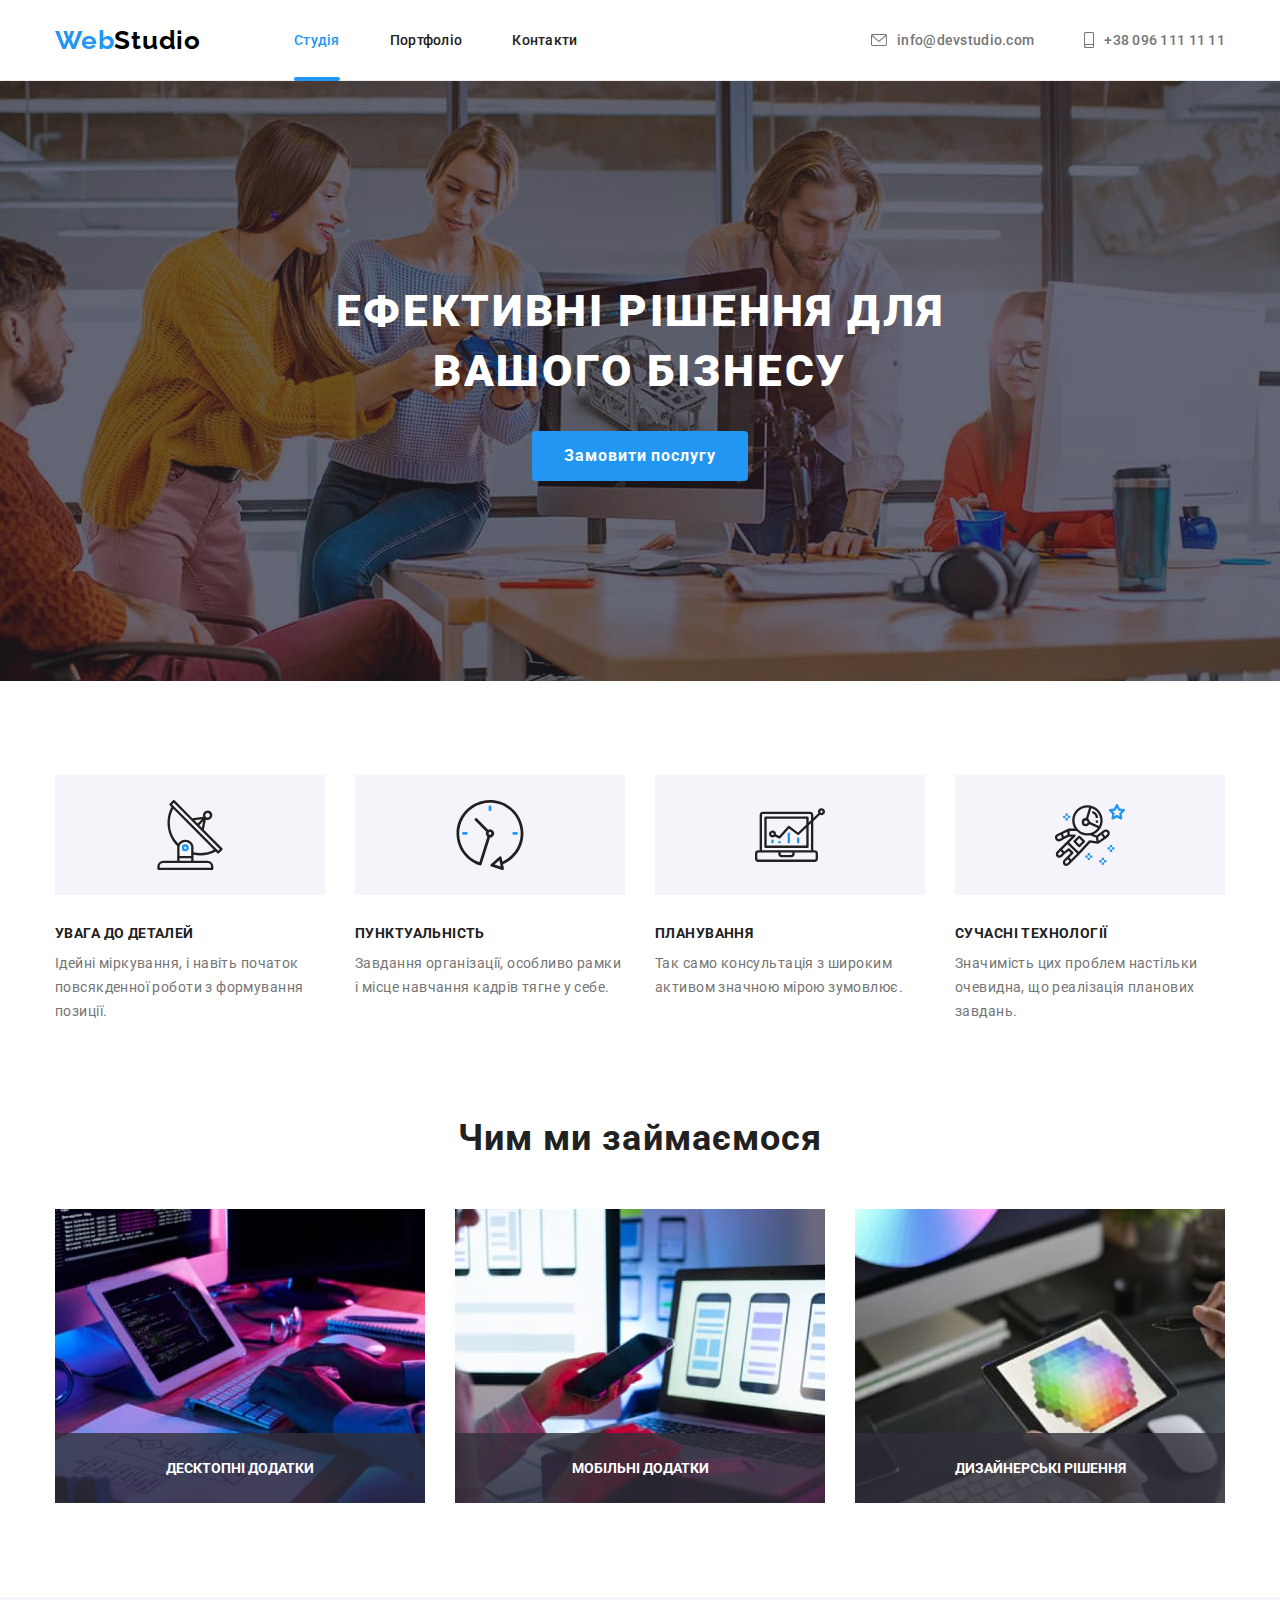
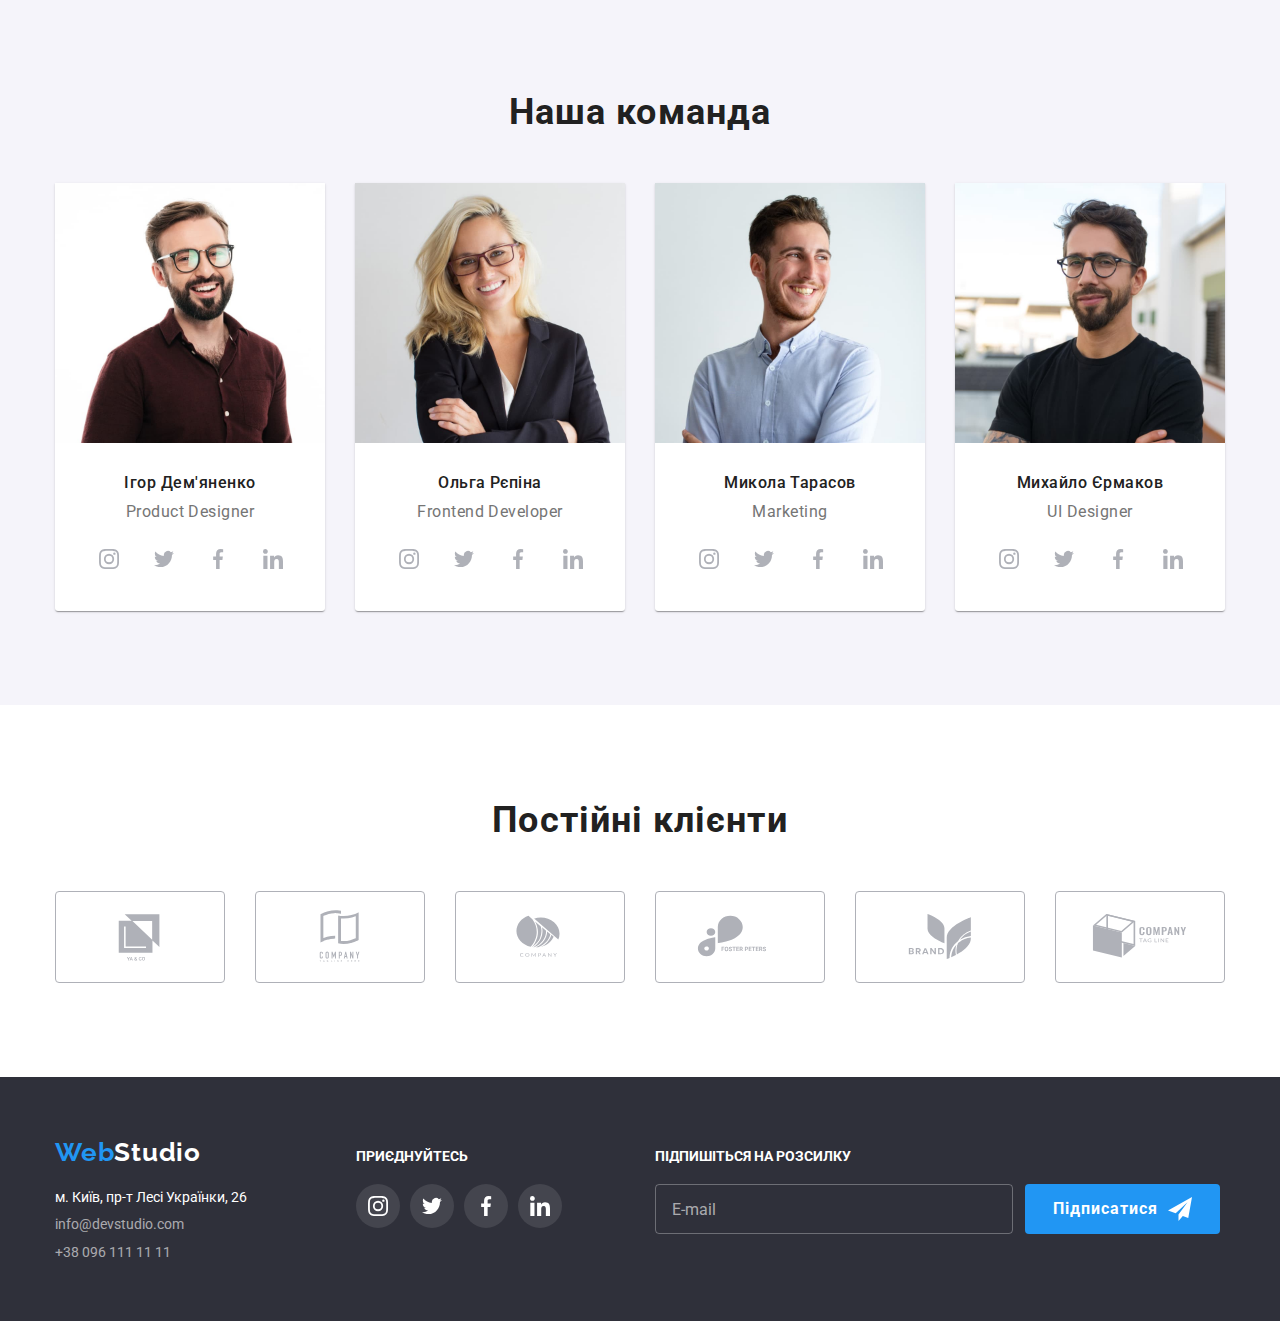
<file: index.html>
<!DOCTYPE html>
<html lang="uk">
<head>
    <meta charset="UTF-8">
    <meta http-equiv="X-UA-Compatible" content="IE=edge">
    <meta name="viewport" content="width=device-width, initial-scale=1.0">
    <title>Студія</title>
    <link href="https://fonts.googleapis.com/css2?family=Raleway:wght@700&family=Roboto:wght@400;500;700;900&display=swap"
        rel="stylesheet">
    <link rel="stylesheet" href="https://cdnjs.cloudflare.com/ajax/libs/modern-normalize/1.1.0/modern-normalize.min.css">
    <link rel="stylesheet" href="./css/main.min.css">
</head>
<body>
    <header class="header">
        <div class="header-container container">
            <nav class="header-nav">
                <a class="logo-header logo link" href="./index.html"><span class="logo-web">Web</span>Studio</a>
                <ul class="header-nav-list list">
                    <li class="header-nav-item"><a class="header-nav-link current link" href="./index.html">Студія</a></li>
                    <li class="header-nav-item"><a class="header-nav-link link" href="./portfolio.html">Портфоліо</a></li>
                    <li class="header-nav-item"><a class="header-nav-link link" href="">Контакти</a></li>
                </ul>
            </nav>
            <ul class="header-contacts-list list">
                <li class="contacts-list-item list">
                    <a class="header-contacts-link link" href="mailto:info@devstudio.com">
                        <svg class="envelope-icon icon">
                            <use href="./images/icons.svg#icon-envelope"></use>
                        </svg>
                        info@devstudio.com
                    </a>
                </li>
                <li class="contacts-list-item list">
                    <a class="header-contacts-link header-tel-link link" href="tel:+380961111111">
                        <svg class="smartphone-icon icon">
                            <use href="./images/icons.svg#icon-smartphone"></use>
                        </svg>
                        +38 096 111 11 11
                    </a>
                </li> 
            </ul>
        </div>
    </header>
    <main>
        <section class="section-hero section">
            <div class="container"> 
                <h1 class="hero-title">Ефективні рішення для вашого бізнесу</h1>
                <button class="order-btn general-btn btn" type="button" data-modal-open>Замовити послугу</button>
            </div>
        </section>
        <section class="features-section section">
            <div class="container">
                <ul class="features list">
                    <li class="feature">
                        <div class="feature__image">
                            <svg class="feature__icon">
                                <use href="./images/icons.svg#icon-antenna"></use>
                            </svg>
                        </div>
                        <h3 class="feature__title">увага до деталей</h3>
                        <p class="feature__descr">Ідейні міркування, і навіть початок повсякденної роботи з формування позиції.</p>
                    </li>
                    <li class="feature">
                        <div class="feature__image">
                            <svg class="feature__icon">
                                <use href="./images/icons.svg#icon-clock"></use>
                            </svg>                           
                        </div>
                        <h3 class="feature__title">пунктуальність</h3>
                        <p class="feature__descr">Завдання організації, особливо рамки і місце навчання кадрів тягне у себе.</p>
                    </li>
                    <li class="feature">
                        <div class="feature__image">
                            <svg class="feature__icon">
                                <use href="./images/icons.svg#icon-diagram"></use>
                            </svg>                            
                        </div>
                        <h3 class="feature__title">планування</h3>
                        <p class="feature__descr">Так само консультація з широким активом значною мірою зумовлює.</p>
                    </li>
                    <li class="feature">
                        <div class="feature__image">
                            <svg class="feature__icon">
                                <use href="./images/icons.svg#icon-astronaut"></use>
                            </svg>                                                        
                        </div>
                        <h3 class="feature__title">сучасні технології</h3>
                        <p class="feature__descr">Значимість цих проблем настільки очевидна, що реалізація планових завдань.</p>
                    </li>
                </ul>
            </div>
        </section>
        <section class="activities-section section">
            <div class="container">
                <h2 class="activities-section__title">Чим ми займаємося</h2>
                <ul class="activities list">
                    <li class="activity">
                        <a class="activity__link link" href="">
                            <div class="activity__wrap">
                                <img src="./images/box1.jpg" alt="блок1" width="370">
                            </div>
                            <div class="activity__overlay">
                                <p class="activity__title">Десктопні додатки</p>
                            </div>
                        </a>
                    </li>
                    <li class="activity">
                        <a class="activity__link link" href="">
                            <div class="activity__wrap">
                                <img src="./images/box2.jpg" alt="блок2" width="370">
                                <div class="activity__overlay">
                                    <p class="activity__title">Мобільні додатки</p>
                                </div>
                            </div>
                        </a>
                    </li>
                    <li class="activity">
                        <a class="activity__link link" href="">
                            <div class="activity__wrap">
                                <img src="./images/box3.jpg" alt="блок3" width="370">
                            </div>
                            <div class="activity__overlay">
                                <p class="activity__title">Дизайнерські рішення</p>
                            </div>
                        </a>
                    </li>    
                </ul>
            </div>
        </section>
        <section class="team-section section">
            <div class="container">
                <h2 class="team-section-title">Наша команда</h2>
                <ul class="team-members-list list">
                    <li class="team-member">
                        <img src="./images/product-designer.jpg" alt="Ігор Дем'яненко" width="270">
                        <div class="team-member-info">
                            <h4 class="team-member-name">Ігор Дем'яненко</h4>
                            <p class="team-member-position">Product Designer</p>
                            <ul class="social-links-list list">
                                <li class="social-links-item">
                                    <a class="social-link team-social-link link" href="">
                                        <svg class="social-link-icon icon">
                                            <use href="./images/icons.svg#icon-instagram"></use>
                                        </svg>
                                    </a>
                                </li>
                                <li class="social-links-item">
                                    <a class="social-link team-social-link link" href="">
                                        <svg class="social-link-icon icon">
                                            <use href="./images/icons.svg#icon-twitter"></use>
                                        </svg>
                                    </a>
                                </li>
                                <li class="social-links-item">
                                    <a class="social-link team-social-link link" href="">
                                        <svg class="social-link-icon icon">
                                            <use href="./images/icons.svg#icon-facebook"></use>
                                        </svg>
                                    </a>
                                </li>
                                <li class="social-links-item">
                                    <a class="social-link team-social-link link" href="">
                                        <svg class="social-link-icon icon">
                                            <use href="./images/icons.svg#icon-linkedin"></use>
                                        </svg>
                                    </a>
                                </li>
                            </ul>
                        </div>
                    </li>
                    <li class="team-member">                  
                        <img src="./images/frontend-developer.jpg" alt="Ольга Рєпіна" width="270">
                        <div class="team-member-info">
                            <h4 class="team-member-name">Ольга Рєпіна</h4>
                            <p class="team-member-position">Frontend Developer</p>  
                            <ul class="social-links-list list">
                                <li class="social-links-item">
                                    <a class="social-link team-social-link link" href="">
                                        <svg class="social-link-icon icon">
                                            <use href="./images/icons.svg#icon-instagram"></use>
                                        </svg>
                                    </a>
                                </li>
                                <li class="social-links-item">
                                    <a class="social-link team-social-link link" href="">
                                        <svg class="social-link-icon icon">
                                            <use href="./images/icons.svg#icon-twitter"></use>
                                        </svg>
                                    </a>
                                </li>
                                <li class="social-links-item">
                                    <a class="social-link team-social-link link" href="">
                                        <svg class="social-link-icon icon">
                                            <use href="./images/icons.svg#icon-facebook"></use>
                                        </svg>
                                    </a>
                                </li>
                                <li class="social-links-item">
                                    <a class="social-link team-social-link link" href="">
                                        <svg class="social-link-icon icon">
                                            <use href="./images/icons.svg#icon-linkedin"></use>
                                        </svg>
                                    </a>
                                </li>
                            </ul>   
                        </div>                  
                    </li>
                    <li class="team-member">
                        <img src="./images/marketing.jpg" alt="Микола Тарасов" width="270">
                        <div class="team-member-info">
                            <h4 class="team-member-name">Микола Тарасов</h4>
                            <p class="team-member-position">Marketing</p>
                            <ul class="social-links-list list">
                                <li class="social-links-item">
                                    <a class="social-link team-social-link link" href="">
                                        <svg class="social-link-icon icon">
                                            <use href="./images/icons.svg#icon-instagram"></use>
                                        </svg>
                                    </a>
                                </li>
                                <li class="social-links-item">
                                    <a class="social-link team-social-link link" href="">
                                        <svg class="social-link-icon icon">
                                            <use href="./images/icons.svg#icon-twitter"></use>
                                        </svg>
                                    </a>
                                </li>
                                <li class="social-links-item">
                                    <a class="social-link team-social-link link" href="">
                                        <svg class="social-link-icon icon">
                                            <use href="./images/icons.svg#icon-facebook"></use>
                                        </svg>
                                    </a>
                                </li>
                                <li class="social-links-item">
                                    <a class="social-link team-social-link link" href="">
                                        <svg class="social-link-icon icon">
                                            <use href="./images/icons.svg#icon-linkedin"></use>
                                        </svg>
                                    </a>
                                </li>
                            </ul>
                        </div>
                    </li>
                    <li class="team-member">
                        <img src="./images/ui-designer.jpg" alt="Михайло Єрмаков" width="270">
                        <div class="team-member-info">
                            <h4 class="team-member-name">Михайло Єрмаков</h4>
                            <p class="team-member-position">UI Designer</p>
                            <ul class="social-links-list list">
                                <li class="social-links-item">
                                    <a class="social-link team-social-link link" href="">
                                        <svg class="social-link-icon icon">
                                            <use href="./images/icons.svg#icon-instagram"></use>
                                        </svg>
                                    </a>
                                </li>
                                <li class="social-links-item">
                                    <a class="social-link team-social-link link" href="">
                                        <svg class="social-link-icon icon">
                                            <use href="./images/icons.svg#icon-twitter"></use>
                                        </svg>
                                    </a>
                                </li>
                                <li class="social-links-item">
                                    <a class="social-link team-social-link link" href="">
                                        <svg class="social-link-icon icon">
                                            <use href="./images/icons.svg#icon-facebook"></use>
                                        </svg>
                                    </a>
                                </li>
                                <li class="social-links-item">
                                    <a class="social-link team-social-link link" href="">
                                        <svg class="social-link-icon icon">
                                            <use href="./images/icons.svg#icon-linkedin"></use>
                                        </svg>
                                    </a>
                                </li>
                            </ul>
                        </div>
                    </li>
                </ul>
            </div>
        </section>
        <section class="clients-section section">
            <div class="container">
                <h2 class="clients-section__title">Постійні клієнти</h2>
                <ul class="clients list">
                    <li class="clients__item">
                        <a class="clients__link link" href="">
                            <svg class="clients__icon icon">
                                <use href="./images/icons.svg#icon-client5"></use>
                            </svg>
                        </a>
                    </li>
                    <li class="clients__item">
                        <a class="clients__link link" href="">
                            <svg class="clients__icon icon">
                                <use href="./images/icons.svg#icon-client6"></use>
                            </svg>
                        </a>
                    </li>
                    <li class="clients__item">
                        <a class="clients__link link" href="">
                            <svg class="clients__icon icon">
                                <use href="./images/icons.svg#icon-client1"></use>
                            </svg>
                        </a>
                    </li>
                    <li class="clients__item">
                        <a class="clients__link link" href="">
                            <svg class="clients__icon icon">
                                <use href="./images/icons.svg#icon-client2"></use>
                            </svg>
                        </a>
                    </li>
                    <li class="clients__item">
                        <a class="clients__link link" href="">
                            <svg class="clients__icon icon">
                                <use href="./images/icons.svg#icon-client3"></use>
                            </svg>
                        </a>
                    </li>
                    <li class="clients__item">
                        <a class="clients__link link" href="">
                            <svg class="clients__icon icon">
                                <use href="./images/icons.svg#icon-client4"></use>
                            </svg>
                        </a>
                    </li>
                </ul>
            </div>
        </section>
    </main>
    <footer class="footer">
        <div class="footer-container container">
            <div class="footer-contacts">
                <a class="logo-footer logo link" href="./index.html"><span class="logo-web">Web</span>Studio</a>
                <address class="footer-adress">
                    <ul class="footer-contacts-list list">
                        <li class="footer-contacts-item"><a class="footer-contacts-link link-adress link" href="https://goo.gl/maps/jEyTyZV9MVDJUVoX8" target="_blank">м. Київ, пр-т Лесі Українки, 26</a></li>
                        <li class="footer-contacts-item"><a class="footer-contacts-link link-mail link" href="mailto:info@devstudio.com">info@devstudio.com</a></li>
                        <li class="footer-contacts-item"><a class="footer-contacts-link link-tel link" href="tel:+380961111111">+38 096 111 11 11</a></li>
                    </ul>
                </address>
            </div>
            <div class="footer-social-links">
                <p class="invitation">приєднуйтесь</p>
                <ul class="social-links-list footer-links-list list">
                    <li class="social-links-item">
                        <a class="social-link footer-socials-link link" href="">
                            <svg class="social-link-icon icon">
                                <use href="./images/icons.svg#icon-instagram"></use>
                            </svg>
                        </a>
                    </li>
                    <li class="social-links-item">
                        <a class="social-link footer-socials-link link" href="">
                            <svg class="social-link-icon icon">
                                <use href="./images/icons.svg#icon-twitter"></use>
                            </svg>
                        </a>
                    </li>
                    <li class="social-links-item">
                        <a class="social-link footer-socials-link link" href="">
                            <svg class="social-link-icon icon">
                                <use href="./images/icons.svg#icon-facebook"></use>
                            </svg>
                        </a>
                    </li>
                    <li class="social-links-item">
                        <a class="social-link footer-socials-link link" href="">
                            <svg class="social-link-icon icon">
                                <use href="./images/icons.svg#icon-linkedin"></use>
                            </svg>
                        </a>
                    </li>
                </ul>    
            </div>
            <div class="footer-form">
                <form action="" autocomplete="off">
                    <p class="footer-form-title">Підпишіться на розсилку</p>
                    <div class="footer-form-send">
                        <label for="email"></label>
                        <input class="footer-form-input" type="email" name="email" id="email" placeholder="E-mail">
                        <button class="footer-form-btn general-btn btn" type="submit">
                            Підписатися
                            <svg class="footer-icon-send">
                                <use href="./images/icons.svg#icon-send"></use>
                            </svg>
                        </button>
                    </div>
                </form>
            </div>
        </div>
    </footer>
    <div class="backdrop is-hidden" data-modal>
        <div class="modal">
            <button type="button" class="close-btn btn" data-modal-close>
                <svg class="close-btn-icon" width="18" height="18">
                    <use href="./images/icons.svg#icon-close"></use>
                </svg>
            </button>
            <div class="order-form">
                <p class="order-form-title">Залиште свої дані, ми вам передзвонимо</p>
                <form action="" autocomplete="off">
                    <div class="form-field">    
                        <label class="form-label" for="user-name">Ім'я</label>                  
                        <input class="form-input" type="text" id="user-name" name="user-name">                        
                        <svg class="person-modal-icon modal-icon">
                            <use href="./images/icons.svg#icon-person-black"></use>
                        </svg>
                    </div>
                    <div class="form-field">   
                        <label class="form-label" for="user-tel">Телефон</label>                    
                        <input class="form-input" type="tel" id="user-tel" name="user-tel">                       
                        <svg class="phone-modal-icon modal-icon">
                            <use href="./images/icons.svg#icon-phone-black"></use>
                        </svg>
                    </div>
                    <div class="form-field">  
                        <label class="form-label" for="user-email">Пошта</label>                      
                        <input class="form-input" type="email" id="user-email" name="user-email">
                        <svg class="email-modal-icon modal-icon">
                            <use href="./images/icons.svg#icon-email-black"></use>
                        </svg>
                    </div>
                    <div class="form-field comment-container">
                        <label class="form-label" for="user_comment">Коментар</label>
                        <textarea class="comment-input form-input" name="user_comment" id="user_comment" rows="8" placeholder="Введіть текст"></textarea>
                    </div>
                    <div class="form-field acception-container">
                        <label class="acception-label" for="checkbox">
                            <input class="visually-hidden checkbox-input" type="checkbox" id="checkbox">
                            <svg class="checkbox-icon">
                                <use class="unchecked" href="./images/icons.svg#icon-vector"></use>
                                <use class="checked" href="./images/icons.svg#icon-check"></use>
                            </svg>
                            <span class="acception-text">Погоджуюся з розсилкою та приймаю <a class="acception-link" href="">Умови договору</a></span>
                        </label>
                    </div>
                    <div class="form-field-btn">
                        <button class="order-modal-btn general-btn btn" type="submit">Відправити</button>
                    </div>    
                </form>
            </div>
        </div>
    </div>
    <script src="./js/modal.js"></script>
</body>
</html>
</file>
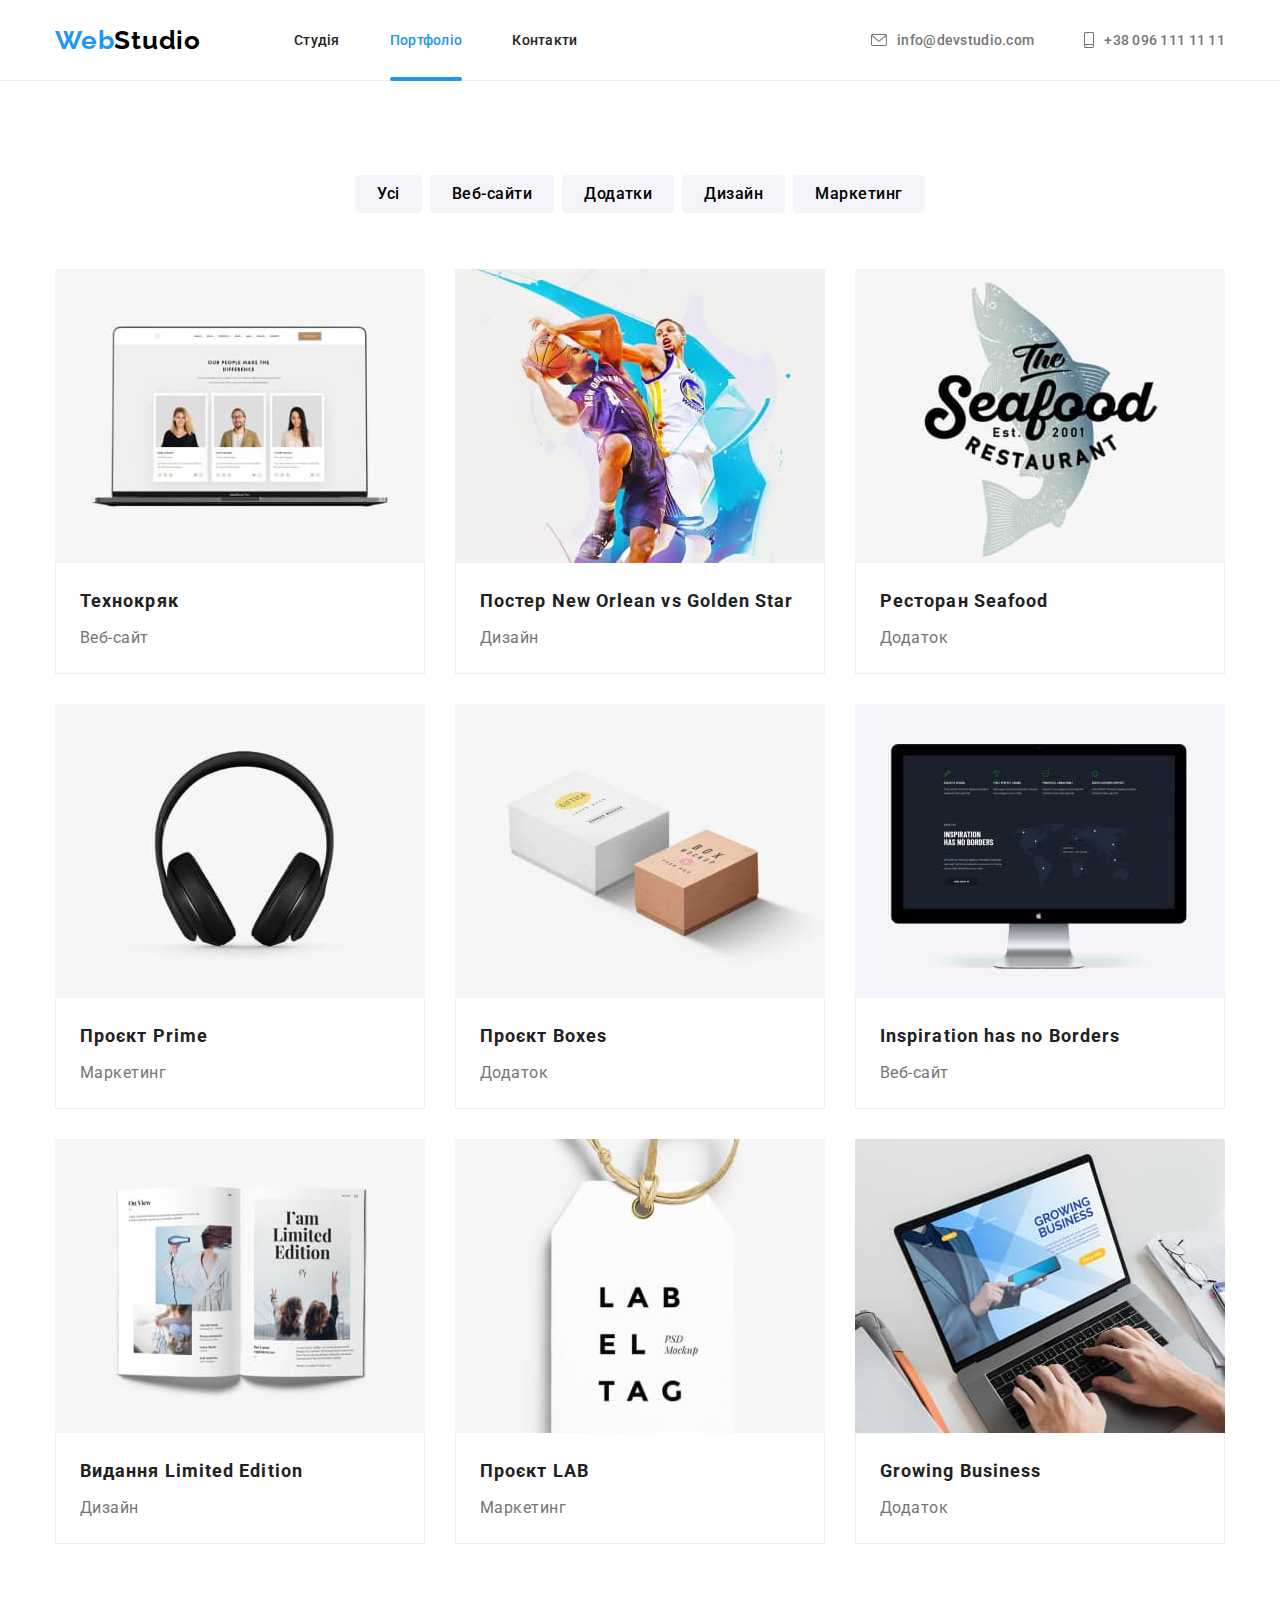
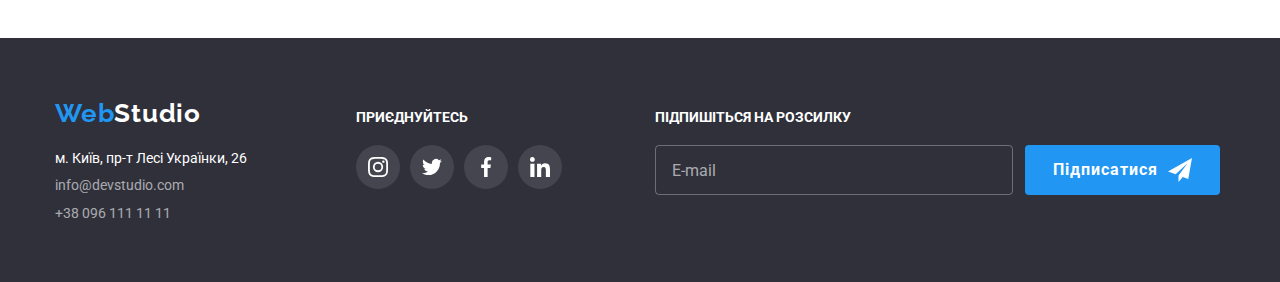
<file: portfolio.html>
<!DOCTYPE html>
<html lang="uk">
  <head>
    <meta charset="UTF-8" />
    <meta http-equiv="X-UA-Compatible" content="IE=edge" />
    <meta name="viewport" content="width=device-width, initial-scale=1.0" />
    <title>Портфоліо</title>
    <link
      href="https://fonts.googleapis.com/css2?family=Raleway:wght@700&family=Roboto:wght@400;500;700;900&display=swap"
      rel="stylesheet"/>
    <link rel="stylesheet" href="https://cdnjs.cloudflare.com/ajax/libs/modern-normalize/1.1.0/modern-normalize.min.css">
    <link rel="stylesheet" href="./css/main.min.css">
  </head>
  <body>
    <header class="header">
      <div class="header-container container">
          <nav class="header-nav">
              <a class="logo-header logo link" href="./index.html"><span class="logo-web">Web</span>Studio</a>
              <ul class="header-nav-list list">
                  <li class="header-nav-item"><a class="header-nav-link link" href="./index.html">Студія</a></li>
                  <li class="header-nav-item"><a class="header-nav-link current link" href="./portfolio.html">Портфоліо</a></li>
                  <li class="header-nav-item"><a class="header-nav-link link" href="">Контакти</a></li>
              </ul>
          </nav>
          <ul class="header-contacts-list list">
              <li class="contacts-list-item list">
                  <a class="header-contacts-link link" href="mailto:info@devstudio.com">
                      <svg class="envelope-icon icon">
                          <use href="./images/icons.svg#icon-envelope"></use>
                      </svg>
                      info@devstudio.com
                  </a>
              </li>
              <li class="contacts-list-item list">
                  <a class="header-contacts-link header-tel-link link" href="tel:+380961111111">
                      <svg class="smartphone-icon icon">
                          <use href="./images/icons.svg#icon-smartphone"></use>
                      </svg>
                      +38 096 111 11 11
                  </a>
              </li> 
          </ul>
      </div>
  </header>
    <main>
      <section class="portfolio-section section">
        <div class="container">
          <h1 class="visually-hidden">Портфоліо</h1>
          <ul class="filtr-btn-list list">
            <li class="filtr-btn-item">
              <button class="filtr-btn btn" type="button">Усі</button>
            </li>
            <li class="filtr-btn-item">
              <button class="filtr-btn btn" type="button">Веб-сайти</button>
            </li>
            <li class="filtr-btn-item">
              <button class="filtr-btn btn" type="button">Додатки</button>
            </li>
            <li class="filtr-btn-item">
              <button class="filtr-btn btn" type="button">Дизайн</button>
            </li>
            <li class="filtr-btn-item">
              <button class="filtr-btn btn" type="button">Маркетинг</button>
            </li>
          </ul>
          <ul class="projects-list list">
            <li class="projects-list-item">
              <a class="project-link link" href="">
                <div class="project-card">
                  <div class="project-wrap">
                    <img src="./images/portfolio1.jpg" alt="Проєкт1" width="370" />
                    <div class="overlay-project">
                      <p class="overlay-project-text">Ресурс пропонує комплексні пропозиції з різним рівнем функціоналу та сервісів. Все це дозволить відвідувачу отримати вичерпні відомості про компанію чи приватну особу.</p>
                    </div>
                  </div>
                  <div class ="projects-list-content">
                    <h2 class="projects-item-name">Технокряк</h2>
                    <p class="projects-item-type">Веб-сайт</p>
                  </div>
                </div>
              </a>
            </li>
            <li class="projects-list-item">
              <a class="project-link link" href="">
                <div class="project-card">
                  <div class="project-wrap">
                    <img src="./images/portfolio2.jpg" alt="Проєкт2" width="370" />
                    <div class="overlay-project">
                      <p class="overlay-project-text">Ресурс пропонує комплексні пропозиції з різним рівнем функціоналу та сервісів. Все це дозволить відвідувачу отримати вичерпні відомості про компанію чи приватну особу.</p>
                    </div>
                  </div>
                  <div class ="projects-list-content">
                    <h2 class="projects-item-name">Постер New Orlean vs Golden Star</h2>
                    <p class="projects-item-type">Дизайн</p>
                  </div>
                </div>
              </a>
            </li>
            <li class="projects-list-item">
              <a class="project-link link" href="">
                <div class="project-card">
                  <div class="project-wrap">
                    <img src="./images/portfolio3.jpg" alt="Проєкт3" width="370" />
                    <div class="overlay-project">
                      <p class="overlay-project-text">Ресурс пропонує комплексні пропозиції з різним рівнем функціоналу та сервісів. Все це дозволить відвідувачу отримати вичерпні відомості про компанію чи приватну особу.</p>
                    </div>
                  </div>
                  <div class ="projects-list-content">
                    <h2 class="projects-item-name">Ресторан Seafood</h2>
                    <p class="projects-item-type">Додаток</p>
                  </div>
                </div>
              </a>
            </li>
            <li class="projects-list-item">
              <a class="project-link link" href="">
                <div class="project-card">
                  <div class="project-wrap">
                    <img src="./images/portfolio4.jpg" alt="Проєкт4" width="370" />
                    <div class="overlay-project">
                      <p class="overlay-project-text">Ресурс пропонує комплексні пропозиції з різним рівнем функціоналу та сервісів. Все це дозволить відвідувачу отримати вичерпні відомості про компанію чи приватну особу.</p>
                    </div>
                  </div>
                  <div class ="projects-list-content">
                    <h2 class="projects-item-name">Проєкт Prime</h2>
                    <p class="projects-item-type">Маркетинг</p>
                  </div>
                </div>
              </a>
            </li>
            <li class="projects-list-item">
              <a class="project-link link" href="">
                <div class="project-card">
                  <div class="project-wrap">
                    <img src="./images/portfolio5.jpg" alt="Проєкт5" width="370" />
                    <div class="overlay-project">
                      <p class="overlay-project-text">Ресурс пропонує комплексні пропозиції з різним рівнем функціоналу та сервісів. Все це дозволить відвідувачу отримати вичерпні відомості про компанію чи приватну особу.</p>
                    </div>
                  </div>
                  <div class ="projects-list-content">
                    <h2 class="projects-item-name">Проєкт Boxes</h2>
                    <p class="projects-item-type">Додаток</p>
                  </div>
                </div>
              </a>
            </li>
            <li class="projects-list-item">
              <a class="project-link link" href="">
                <div class="project-card">
                  <div class="project-wrap">
                    <img src="./images/portfolio6.jpg" alt="Проєкт6" width="370" />
                    <div class="overlay-project">
                      <p class="overlay-project-text">Ресурс пропонує комплексні пропозиції з різним рівнем функціоналу та сервісів. Все це дозволить відвідувачу отримати вичерпні відомості про компанію чи приватну особу.</p>
                    </div>
                  </div>
                  <div class ="projects-list-content">
                    <h2 class="projects-item-name">Inspiration has no Borders</h2>
                    <p class="projects-item-type">Веб-сайт</p>
                  </div>
                </div>
              </a>
            </li>
            <li class="projects-list-item">
              <a class="project-link link" href="">
                <div class="project-card">
                  <div class="project-wrap">
                    <img src="./images/portfolio7.jpg" alt="Проєкт7" width="370" />
                    <div class="overlay-project">
                      <p class="overlay-project-text">Ресурс пропонує комплексні пропозиції з різним рівнем функціоналу та сервісів. Все це дозволить відвідувачу отримати вичерпні відомості про компанію чи приватну особу.</p>
                    </div>
                  </div>
                  <div class ="projects-list-content">
                    <h2 class="projects-item-name">Видання Limited Edition</h2>
                    <p class="projects-item-type">Дизайн</p>
                  </div>
                </div>
              </a>
            </li>
            <li class="projects-list-item">
              <a class="project-link link" href="">
                <div class="project-card">
                  <div class="project-wrap">
                    <img src="./images/portfolio8.jpg" alt="Проєкт8" width="370" />
                    <div class="overlay-project">
                      <p class="overlay-project-text">Ресурс пропонує комплексні пропозиції з різним рівнем функціоналу та сервісів. Все це дозволить відвідувачу отримати вичерпні відомості про компанію чи приватну особу.</p>
                    </div>
                  </div>
                  <div class ="projects-list-content">
                    <h2 class="projects-item-name">Проєкт LAB</h2>
                    <p class="projects-item-type">Маркетинг</p>
                  </div>
                </div>
              </a>
            </li>
            <li class="projects-list-item">
              <a class="project-link link" href="">
                <div class="project-card">
                  <div class="project-wrap">
                    <img src="./images/portfolio9.jpg" alt="Проєкт9" width="370" />
                    <div class="overlay-project">
                      <p class="overlay-project-text">Ресурс пропонує комплексні пропозиції з різним рівнем функціоналу та сервісів. Все це дозволить відвідувачу отримати вичерпні відомості про компанію чи приватну особу.</p>
                    </div>
                  </div>
                  <div class ="projects-list-content">
                    <h2 class="projects-item-name">Growing Business</h2>
                    <p class="projects-item-type">Додаток</p>
                  </div>
                </div>
              </a>
            </li>
          </ul>
        </div>
      </section>
    </main>
    <footer class="footer">
      <div class="footer-container container">
          <div class="footer-contacts">
              <a class="logo-footer logo link" href="./index.html"><span class="logo-web">Web</span>Studio</a>
              <address class="footer-adress">
                  <ul class="footer-contacts-list list">
                      <li class="footer-contacts-item"><a class="footer-contacts-link link-adress link" href="https://goo.gl/maps/jEyTyZV9MVDJUVoX8" target="_blank">м. Київ, пр-т Лесі Українки, 26</a></li>
                      <li class="footer-contacts-item"><a class="footer-contacts-link link-mail link" href="mailto:info@devstudio.com">info@devstudio.com</a></li>
                      <li class="footer-contacts-item"><a class="footer-contacts-link link-tel link" href="tel:+380961111111">+38 096 111 11 11</a></li>
                  </ul>
              </address>
          </div>
          <div class="footer-social-links">
              <p class="invitation">приєднуйтесь</p>
              <ul class="social-links-list footer-links-list list">
                  <li class="social-links-item">
                      <a class="social-link footer-socials-link link" href="">
                          <svg class="social-link-icon icon">
                              <use href="./images/icons.svg#icon-instagram"></use>
                          </svg>
                      </a>
                  </li>
                  <li class="social-links-item">
                      <a class="social-link footer-socials-link link" href="">
                          <svg class="social-link-icon icon">
                              <use href="./images/icons.svg#icon-twitter"></use>
                          </svg>
                      </a>
                  </li>
                  <li class="social-links-item">
                      <a class="social-link footer-socials-link link" href="">
                          <svg class="social-link-icon icon">
                              <use href="./images/icons.svg#icon-facebook"></use>
                          </svg>
                      </a>
                  </li>
                  <li class="social-links-item">
                      <a class="social-link footer-socials-link link" href="">
                          <svg class="social-link-icon icon">
                              <use href="./images/icons.svg#icon-linkedin"></use>
                          </svg>
                      </a>
                  </li>
              </ul>    
          </div>
          <form class="footer-form" action="" autocomplete="off">
              <p class="footer-form-title">Підпишіться на розсилку</p>
              <div class="footer-form-send">
                  <label for="email"></label>
                  <input class="footer-form-input" type="email" name="email" id="email" placeholder="E-mail">
                  <button class="footer-form-btn general-btn btn" type="submit">
                      Підписатися
                      <svg class="footer-icon-send">
                          <use href="./images/icons.svg#icon-send"></use>
                      </svg>
                  </button>
          </form>
      </div>
  </footer>
  </body>
</html>
</file>
<file: css/main.min.css>
:root{--main-text-color: #212121;--another-text-color: #757575;--accent-color: #2196F3;--main-white-color: #FFFFFF;--logo-color: #000000;--bgr-color: #F5F4FA;--main-bgr-color: #2F303A;--bgr-second-color: #F5F5F5;--contacts-link-color: rgba(255, 255, 255, 0.6);--main-icon-color: #AFB1B8;--active-btn-bgr: #188CE8;--ul-items-gap: 30px;--transition-dur: 250ms;--transition-function: cubic-bezier(0.4, 0, 0.2, 1)}.visually-hidden{position:absolute;width:1px;height:1px;margin:-1px;border:0;padding:0;white-space:nowrap;-webkit-clip-path:inset(100%);clip-path:inset(100%);clip:rect(0 0 0 0);overflow:hidden}img{display:block}body{font-family:Roboto,sans-serif;color:var(--main-text-color)}.activities-section__title,.team-section-title,.clients-section__title{margin-bottom:50px;font-weight:700;font-size:36px;line-height:1.1666666667;text-align:center;letter-spacing:.03em}.btn{cursor:pointer}.icon{fill:var(--main-icon-color)}h1,h2,h3,h4,h5,h6,p,ul{margin:0}ul{padding-left:0}.list{list-style:none}.link{text-decoration:none}.section{padding-top:94px;padding-bottom:94px}.container{width:1200px;padding-right:15px;padding-left:15px;margin-right:auto;margin-left:auto}.general-btn{padding-top:10px;padding-bottom:10px;border-style:none;border-radius:4px;font-weight:700;font-size:16px;line-height:1.875;-webkit-box-align:center;-ms-flex-align:center;align-items:center;text-align:center;letter-spacing:.06em;color:var(--main-white-color);background-color:var(--accent-color)}.order-btn{padding-right:32px;padding-left:32px;-webkit-transition-property:background-color,-webkit-box-shadow;transition-property:background-color,-webkit-box-shadow;transition-property:background-color,box-shadow;transition-property:background-color,box-shadow,-webkit-box-shadow;-webkit-transition-duration:var(--transition-dur);transition-duration:var(--transition-dur);-webkit-transition-timing-function:var(--transition-function);transition-timing-function:var(--transition-function)}.order-btn:hover,.order-btn:focus{background-color:var(--active-btn-bgr);-webkit-box-shadow:0px 4px 4px rgba(0,0,0,.15);box-shadow:0px 4px 4px rgba(0,0,0,.15)}.filtr-btn{-ms-flex-preferred-size:calc((100% - 32px)/5);flex-basis:calc((100% - 32px)/5);border-style:none;border-radius:4px;font-family:Roboto;font-weight:500;font-size:16px;line-height:1.625;text-align:center;letter-spacing:.03em;background-color:var(--bgr-color);padding-top:6px;padding-right:22px;padding-bottom:6px;padding-left:22px;-webkit-transition-property:color,background-color,-webkit-box-shadow;transition-property:color,background-color,-webkit-box-shadow;transition-property:color,background-color,box-shadow;transition-property:color,background-color,box-shadow,-webkit-box-shadow;-webkit-transition-duration:var(--transition-dur);transition-duration:var(--transition-dur);-webkit-transition-timing-function:var(--transition-function);transition-timing-function:var(--transition-function)}.footer-form-btn{display:-webkit-box;display:-ms-flexbox;display:flex;text-align:center;-webkit-box-pack:center;-ms-flex-pack:center;justify-content:center;padding:10px 28px}.header{border-bottom:1px solid #ececec;background-color:var(--main-white-color)}.header-container{display:-webkit-box;display:-ms-flexbox;display:flex;-webkit-box-align:center;-ms-flex-align:center;align-items:center}.header-nav{display:-webkit-box;display:-ms-flexbox;display:flex}.header-nav-list{display:-webkit-box;display:-ms-flexbox;display:flex}.header-nav-link{position:relative;display:block;padding-top:32px;padding-bottom:32px;font-weight:500;font-size:14px;line-height:1.1428571429;letter-spacing:.02em;color:var(--main-text-color);-webkit-transition-property:color;transition-property:color;-webkit-transition-duration:var(--transition-dur);transition-duration:var(--transition-dur);-webkit-transition-timing-function:var(--transition-function);transition-timing-function:var(--transition-function)}.header-nav-item+.header-nav-item{margin-left:50px}.header-nav-list .header-nav-link:hover,.header-nav-list .header-nav-link:focus{color:var(--accent-color)}.header-nav-link.current{color:var(--accent-color)}.header-nav-link.current::after{content:"";position:absolute;left:0;bottom:-1px;display:block;width:100%;height:4px;border-radius:2px;background-color:var(--accent-color)}.header-contacts-list{display:-webkit-box;display:-ms-flexbox;display:flex;margin-left:auto}.contacts-list-item+.contacts-list-item{margin-left:50px}.header-contacts-link{display:-webkit-box;display:-ms-flexbox;display:flex;-webkit-box-align:center;-ms-flex-align:center;align-items:center;font-weight:500;font-size:14px;line-height:1.1428571429;letter-spacing:.02em;color:var(--another-text-color);-webkit-transition-property:color;transition-property:color;-webkit-transition-duration:var(--transition-dur);transition-duration:var(--transition-dur);-webkit-transition-timing-function:var(--transition-function);transition-timing-function:var(--transition-function)}.contacts-list-item{display:-webkit-box;display:-ms-flexbox;display:flex}.envelope-icon{width:16px;height:12px;margin-right:10px;fill:#757575}.smartphone-icon{width:10px;height:16px;margin-right:10px;fill:#757575}.header-contacts-link svg{-webkit-transition-property:fill;transition-property:fill;-webkit-transition-duration:var(--transition-dur);transition-duration:var(--transition-dur);-webkit-transition-timing-function:var(--transition-function);transition-timing-function:var(--transition-function)}.header-contacts-link:hover{color:var(--accent-color)}.header-contacts-link:hover svg{fill:var(--accent-color)}.header-contacts-link:focus{color:var(--accent-color)}.header-contacts-link:focus svg{fill:var(--accent-color)}.logo{display:block;font-family:"Raleway";font-weight:700;font-size:26px;line-height:1.1923076923;letter-spacing:.03em}.logo-header{-ms-flex-item-align:center;align-self:center;margin-right:93px;color:var(--logo-color)}.logo-web{color:var(--accent-color)}.logo-footer{margin-bottom:20px;color:var(--main-white-color)}.section-hero{max-width:1600px;height:600px;padding-top:200px;padding-bottom:200px;text-align:center;margin-right:auto;margin-left:auto;background-color:#c4c4c4;background-image:-webkit-gradient(linear, left top, right top, from(rgba(47, 48, 58, 0.4)), to(rgba(47, 48, 58, 0.4))),url(../images/order-background-img.jpg);background-image:linear-gradient(to right, rgba(47, 48, 58, 0.4), rgba(47, 48, 58, 0.4)),url(../images/order-background-img.jpg);background-repeat:no-repeat;background-position:center;background-size:cover}.hero-title{max-width:696px;margin-right:auto;margin-left:auto;margin-bottom:30px;font-weight:900;font-size:44px;line-height:1.3636363636;text-align:center;letter-spacing:.06em;text-transform:uppercase;color:var(--main-white-color)}.features-section{padding-bottom:0;background-color:var(--main-white-color)}.features{display:-webkit-box;display:-ms-flexbox;display:flex}.feature+.feature{margin-left:var(--ul-items-gap)}.feature{-ms-flex-preferred-size:calc((100% - 90px)/4);flex-basis:calc((100% - 90px)/4)}.feature__title{margin-bottom:10px;font-weight:700;font-size:14px;line-height:1.1428571429;letter-spacing:.03em;text-transform:uppercase}.feature__image{display:-webkit-box;display:-ms-flexbox;display:flex;-webkit-box-align:center;-ms-flex-align:center;align-items:center;-webkit-box-pack:center;-ms-flex-pack:center;justify-content:center;width:270px;height:120px;margin-bottom:30px;background-color:#f5f4fa}.feature__icon{width:70px;height:70px}.feature__descr{font-size:14px;line-height:1.7142857143;letter-spacing:.03em;color:var(--another-text-color)}.activities-section{background-color:var(--main-white-color)}.activities{display:-webkit-box;display:-ms-flexbox;display:flex}.activity+.activity{margin-left:var(--ul-items-gap)}.activity{-ms-flex-preferred-size:calc((100% - 60px)/3);flex-basis:calc((100% - 60px)/3)}.activity__title{font-size:14px;line-height:1.1428571429;text-transform:uppercase}.activity__link{position:relative;text-align:center;font-weight:700;color:var(--main-white-color)}.activity__overlay{position:absolute;bottom:0;left:0;width:100%;height:70px;padding-top:27px;background-color:rgba(47,48,58,.8)}.team-section{background-color:var(--bgr-color)}.team-members-list{display:-webkit-box;display:-ms-flexbox;display:flex}.team-member{-ms-flex-preferred-size:calc((100% - 90px)/4);flex-basis:calc((100% - 90px)/4);-webkit-box-shadow:0px 2px 1px -1px rgba(0,0,0,.2),0px 1px 1px 0px rgba(0,0,0,.14),0px 1px 3px 0px rgba(0,0,0,.12);box-shadow:0px 2px 1px -1px rgba(0,0,0,.2),0px 1px 1px 0px rgba(0,0,0,.14),0px 1px 3px 0px rgba(0,0,0,.12);border-bottom-right-radius:3px;border-bottom-left-radius:3px;background-color:var(--main-white-color)}.team-member+.team-member{margin-left:var(--ul-items-gap)}.team-member-info{padding-top:30px;padding-bottom:30px}.team-member-name{margin-bottom:10px;font-weight:500;font-size:16px;line-height:1.1875;text-align:center;letter-spacing:.03em}.team-member-position{margin-bottom:16px;font-size:16px;line-height:1.1875;text-align:center;letter-spacing:.03em;color:var(--another-text-color)}.social-links-list{display:-webkit-box;display:-ms-flexbox;display:flex;-webkit-box-pack:center;-ms-flex-pack:center;justify-content:center;margin-right:30px;margin-left:32px;gap:10px}.social-links-item{display:-webkit-box;display:-ms-flexbox;display:flex;-webkit-box-pack:center;-ms-flex-pack:center;justify-content:center;-webkit-box-align:center;-ms-flex-align:center;align-items:center}.social-link{display:-webkit-box;display:-ms-flexbox;display:flex;-webkit-box-pack:center;-ms-flex-pack:center;justify-content:center;-webkit-box-align:center;-ms-flex-align:center;align-items:center;width:44px;height:44px;border-radius:50%;-webkit-transition-property:background-color;transition-property:background-color;-webkit-transition-duration:var(--transition-dur);transition-duration:var(--transition-dur);-webkit-transition-timing-function:var(--transition-function);transition-timing-function:var(--transition-function)}.social-link:hover,.social-link:focus{background-color:var(--accent-color)}.team-social-link svg{-webkit-transition-property:fill;transition-property:fill;-webkit-transition-duration:var(--transition-dur);transition-duration:var(--transition-dur);-webkit-transition-timing-function:var(--transition-function);transition-timing-function:var(--transition-function)}.team-social-link:hover svg,.team-social-link:focus svg{fill:var(--main-white-color)}.social-link-icon{width:20px;height:20px}.footer-social-links{margin-left:70px}.social-links-list{display:-webkit-box;display:-ms-flexbox;display:flex;-webkit-box-pack:justify;-ms-flex-pack:justify;justify-content:space-between;gap:10px}.footer-links-list{margin-left:0;margin-right:0}.footer-socials-link{background-color:rgba(255,255,255,.1);border-radius:50%}.footer-socials-link svg{fill:var(--main-white-color)}.clients{display:-webkit-box;display:-ms-flexbox;display:flex;gap:30px}.clients__link{display:-webkit-box;display:-ms-flexbox;display:flex;-webkit-box-align:center;-ms-flex-align:center;align-items:center;-webkit-box-pack:center;-ms-flex-pack:center;justify-content:center;width:170px;height:92px;border:1px solid #afb1b8;border-radius:4px;-webkit-transition-property:border;transition-property:border;-webkit-transition-duration:var(--transition-dur);transition-duration:var(--transition-dur);-webkit-transition-timing-function:var(--transition-function);transition-timing-function:var(--transition-function)}.clients__icon{width:106px;height:60px}.clients__link svg{-webkit-transition-property:fill;transition-property:fill;-webkit-transition-duration:var(--transition-dur);transition-duration:var(--transition-dur);-webkit-transition-timing-function:var(--transition-function);transition-timing-function:var(--transition-function)}.clients__link:hover svg,.clients__link:focus svg{fill:var(--accent-color)}.clients__link:hover,.clients__link:focus{border:1px solid var(--accent-color)}.footer{padding-top:60px;padding-bottom:60px;background-color:var(--main-bgr-color)}.footer-container{display:-webkit-box;display:-ms-flexbox;display:flex;-webkit-box-align:baseline;-ms-flex-align:baseline;align-items:baseline}.invitation{margin-bottom:20px;font-weight:700;font-size:14px;line-height:1.1428571429;text-align:left;letter-spacing:3%;text-transform:uppercase;color:var(--main-white-color)}.footer-icon-send{width:24px;height:24px;margin-left:10px}.footer-contacts-list{width:231px}.footer-contacts-item:not(:last-child){margin-bottom:9px}.footer-contacts-link{font-style:normal;font-family:inherit;font-size:14px;-webkit-transition-property:color;transition-property:color;-webkit-transition-duration:var(--transition-dur);transition-duration:var(--transition-dur);-webkit-transition-timing-function:var(--transition-function);transition-timing-function:var(--transition-function)}.footer-contacts-link:hover,.footer-contacts-link:focus{color:var(--accent-color)}.link-adress{color:var(--main-white-color)}.link-mail,.link-tel{color:var(--contacts-link-color)}.footer-form{margin-left:93px}.footer-form-send{display:-webkit-box;display:-ms-flexbox;display:flex}.footer-form-input{padding-left:16px;margin-right:12px;width:358px;height:50px;background-color:rgba(0,0,0,0);border:1px solid rgba(255,255,255,.3);border-radius:4px;font-size:16px;line-height:1.25;text-align:left;letter-spacing:3%;color:rgba(255,255,255,.6)}.footer-form-input::-webkit-input-placeholder{font-size:16px;line-height:1.25;text-align:left;letter-spacing:3%;color:rgba(255,255,255,.6)}.footer-form-input::-moz-placeholder{font-size:16px;line-height:1.25;text-align:left;letter-spacing:3%;color:rgba(255,255,255,.6)}.footer-form-input:-ms-input-placeholder{font-size:16px;line-height:1.25;text-align:left;letter-spacing:3%;color:rgba(255,255,255,.6)}.footer-form-input::-ms-input-placeholder{font-size:16px;line-height:1.25;text-align:left;letter-spacing:3%;color:rgba(255,255,255,.6)}.footer-form-input::placeholder{font-size:16px;line-height:1.25;text-align:left;letter-spacing:3%;color:rgba(255,255,255,.6)}.footer-form-title{display:block;margin-bottom:20px;font-weight:700;font-size:14px;line-height:1.1428571429;color:var(--main-white-color);text-transform:uppercase}.backdrop{position:fixed;top:0;left:0;opacity:1;visibility:visible;pointer-events:initial;width:100%;height:100%;background-color:rgba(0,0,0,.2);-webkit-transition-property:opacity,visibility;transition-property:opacity,visibility;-webkit-transition-duration:var(--transition-dur);transition-duration:var(--transition-dur);-webkit-transition-timing-function:var(--transition-function);transition-timing-function:var(--transition-function)}.backdrop.is-hidden{opacity:0;visibility:hidden;pointer-events:none}.modal{position:absolute;top:50%;left:50%;-webkit-transform:translate(-50%, -50%);transform:translate(-50%, -50%);width:528px;height:581px;padding:40px;background-color:var(--main-white-color);border-radius:4px;-webkit-box-shadow:0px 2px 1px 0px rgba(0,0,0,.2),0px 1px 1px 0px rgba(0,0,0,.14),0px 1px 3px 0px rgba(0,0,0,.12);box-shadow:0px 2px 1px 0px rgba(0,0,0,.2),0px 1px 1px 0px rgba(0,0,0,.14),0px 1px 3px 0px rgba(0,0,0,.12)}.close-btn{position:absolute;top:8px;right:8px;display:-webkit-box;display:-ms-flexbox;display:flex;-webkit-box-align:center;-ms-flex-align:center;align-items:center;-webkit-box-pack:center;-ms-flex-pack:center;justify-content:center;width:30px;height:30px;border-radius:50%;border:1px solid rgba(0,0,0,.1);background-color:var(--main-white-color)}.close-btn-icon{-webkit-transition-property:fill;transition-property:fill;-webkit-transition-duration:var(--transition-dur);transition-duration:var(--transition-dur);-webkit-transition-timing-function:var(--transition-function);transition-timing-function:var(--transition-function)}.close-btn:focus .close-btn-icon,.close-btn:hover .close-btn-icon{fill:var(--accent-color)}.order-form-title{margin-bottom:12px;font-weight:700;font-size:20px;line-height:1.15;letter-spacing:3%;text-align:center}.form-field{position:relative;margin-bottom:10px}.form-label{display:block;margin-bottom:4px;font-weight:400;font-size:12px;line-height:1.1666666667;letter-spacing:1%;color:var(--another-text-color)}.form-input{margin:0;padding-left:42px;width:100%;height:40px;font:inherit;outline:rgba(0,0,0,0);border:1px solid rgba(33,33,33,.2);border-radius:4px;font:inherit;font-weight:400;font-size:16px;line-height:1.3333333333;letter-spacing:1%;color:var(--logo-color);-webkit-transition-property:border-color;transition-property:border-color;-webkit-transition-duration:var(--transition-dur);transition-duration:var(--transition-dur);-webkit-transition-timing-function:var(--transition-function);transition-timing-function:var(--transition-function)}.form-input:focus{border-color:var(--accent-color)}.form-input:focus~.modal-icon{fill:var(--accent-color)}.modal-icon{position:absolute;left:14px;bottom:11px;-webkit-transition-property:fill;transition-property:fill;-webkit-transition-duration:var(--transition-dur);transition-duration:var(--transition-dur);-webkit-transition-timing-function:var(--transition-function);transition-timing-function:var(--transition-function)}.modal-icon{width:18px;height:18px}.comment-container{margin-bottom:20px}.comment-input{margin:0;padding:12px 16px;width:100%;height:120px;border:1px solid rgba(33,33,33,.2);border-radius:4px;resize:none;font:inherit;font-size:12px}.comment-input::-webkit-input-placeholder{font:inherit;font-weight:400;font-size:12px;line-height:1.1666666667;letter-spacing:1%;color:rgba(117,117,117,.5)}.comment-input::-moz-placeholder{font:inherit;font-weight:400;font-size:12px;line-height:1.1666666667;letter-spacing:1%;color:rgba(117,117,117,.5)}.comment-input:-ms-input-placeholder{font:inherit;font-weight:400;font-size:12px;line-height:1.1666666667;letter-spacing:1%;color:rgba(117,117,117,.5)}.comment-input::-ms-input-placeholder{font:inherit;font-weight:400;font-size:12px;line-height:1.1666666667;letter-spacing:1%;color:rgba(117,117,117,.5)}.comment-input::placeholder{font:inherit;font-weight:400;font-size:12px;line-height:1.1666666667;letter-spacing:1%;color:rgba(117,117,117,.5)}.acception-container{margin-bottom:30px}.acception-container .checkbox-icon{width:16px;height:15px}.checkbox-icon .unchecked{opacity:1;-webkit-transition-property:opacity;transition-property:opacity;-webkit-transition-duration:var(--transition-dur);transition-duration:var(--transition-dur);-webkit-transition-timing-function:var(--transition-function);transition-timing-function:var(--transition-function)}.checkbox-input:checked+.checkbox-icon .unchecked{opacity:0}.checkbox-icon .checked{opacity:0;-webkit-transition-property:opacity;transition-property:opacity;-webkit-transition-duration:var(--transition-dur);transition-duration:var(--transition-dur);-webkit-transition-timing-function:var(--transition-function);transition-timing-function:var(--transition-function)}.checkbox-input:checked+.checkbox-icon .checked{opacity:1}.acception-label{display:-webkit-box;display:-ms-flexbox;display:flex;-webkit-box-align:center;-ms-flex-align:center;align-items:center;-webkit-box-pack:center;-ms-flex-pack:center;justify-content:center;gap:8px}.acception-text{display:block;font-weight:400;font-size:14px;line-height:1.7142857143;letter-spacing:3%;color:var(--another-text-color)}.acception-link{color:var(--accent-color)}.order-modal-btn{display:block;margin-left:auto;margin-right:auto;padding:10px 52px;-webkit-box-shadow:0px 4px 4px rgba(0,0,0,.15);box-shadow:0px 4px 4px rgba(0,0,0,.15);-webkit-transition-property:background-color;transition-property:background-color;-webkit-transition-duration:var(--transition-dur);transition-duration:var(--transition-dur);-webkit-transition-timing-function:var(--transition-function);transition-timing-function:var(--transition-function)}.order-modal-btn:focus{background-color:var(--active-btn-bgr)}.portfolio-section{background-color:var(--main-white-color)}.filtr-btn-list{display:-webkit-box;display:-ms-flexbox;display:flex;-webkit-box-pack:center;-ms-flex-pack:center;justify-content:center;margin-bottom:56px}.filtr-btn-item+.filtr-btn-item{margin-left:8px}.filtr-btn-list .filtr-btn:hover,.filtr-btn-list .filtr-btn:focus{color:var(--main-white-color);background-color:var(--accent-color);-webkit-box-shadow:0px 2px 2px rgba(0,0,0,.12),0px 1px 2px rgba(0,0,0,.08),0px 3px 1px rgba(0,0,0,.1);box-shadow:0px 2px 2px rgba(0,0,0,.12),0px 1px 2px rgba(0,0,0,.08),0px 3px 1px rgba(0,0,0,.1)}.projects-list{display:-webkit-box;display:-ms-flexbox;display:flex;-ms-flex-wrap:wrap;flex-wrap:wrap;gap:var(--ul-items-gap)}.project-card{-ms-flex-preferred-size:calc((100% - 60px)/3);flex-basis:calc((100% - 60px)/3)}.project-wrap{position:relative;overflow:hidden}.projects-list-content{padding-top:20px;padding-right:24px;padding-bottom:20px;padding-left:24px;border:1px solid #eee;border-top:none}.projects-item-name{margin-bottom:4px;font-weight:700;font-size:18px;line-height:2;letter-spacing:.06em;color:var(--main-text-color)}.projects-item-type{font-size:16px;line-height:1.875;letter-spacing:.03em;color:var(--another-text-color)}.project-link{display:block;-webkit-transition-property:-webkit-box-shadow;transition-property:-webkit-box-shadow;transition-property:box-shadow;transition-property:box-shadow, -webkit-box-shadow;-webkit-transition-duration:var(--transition-dur);transition-duration:var(--transition-dur);-webkit-transition-timing-function:var(--transition-function);transition-timing-function:var(--transition-function)}.project-link:hover,.project-link:focus{-webkit-box-shadow:1px 4px 6px rgba(0,0,0,.16),0px 4px 4px rgba(0,0,0,.06),0px 1px 1px rgba(0,0,0,.12);box-shadow:1px 4px 6px rgba(0,0,0,.16),0px 4px 4px rgba(0,0,0,.06),0px 1px 1px rgba(0,0,0,.12)}.overlay-project{position:absolute;top:0;left:0;-webkit-transform:translateY(100%);transform:translateY(100%);display:-webkit-box;display:-ms-flexbox;display:flex;-webkit-box-align:center;-ms-flex-align:center;align-items:center;width:100%;height:100%;background-color:rgba(33,150,243,.9);-webkit-transition:-webkit-transform 250ms cubic-bezier(0.4, 0, 0.2, 1);transition:-webkit-transform 250ms cubic-bezier(0.4, 0, 0.2, 1);transition:transform 250ms cubic-bezier(0.4, 0, 0.2, 1);transition:transform 250ms cubic-bezier(0.4, 0, 0.2, 1), -webkit-transform 250ms cubic-bezier(0.4, 0, 0.2, 1)}.project-link:hover .overlay-project,.project-link:focus .overlay-project{-webkit-transform:translateY(0);transform:translateY(0)}.overlay-project-text{padding-right:24px;padding-left:24px;font-weight:400;font-size:18px;line-height:1.5555555556;color:var(--main-white-color)}/*# sourceMappingURL=main.min.css.map */
</file>
